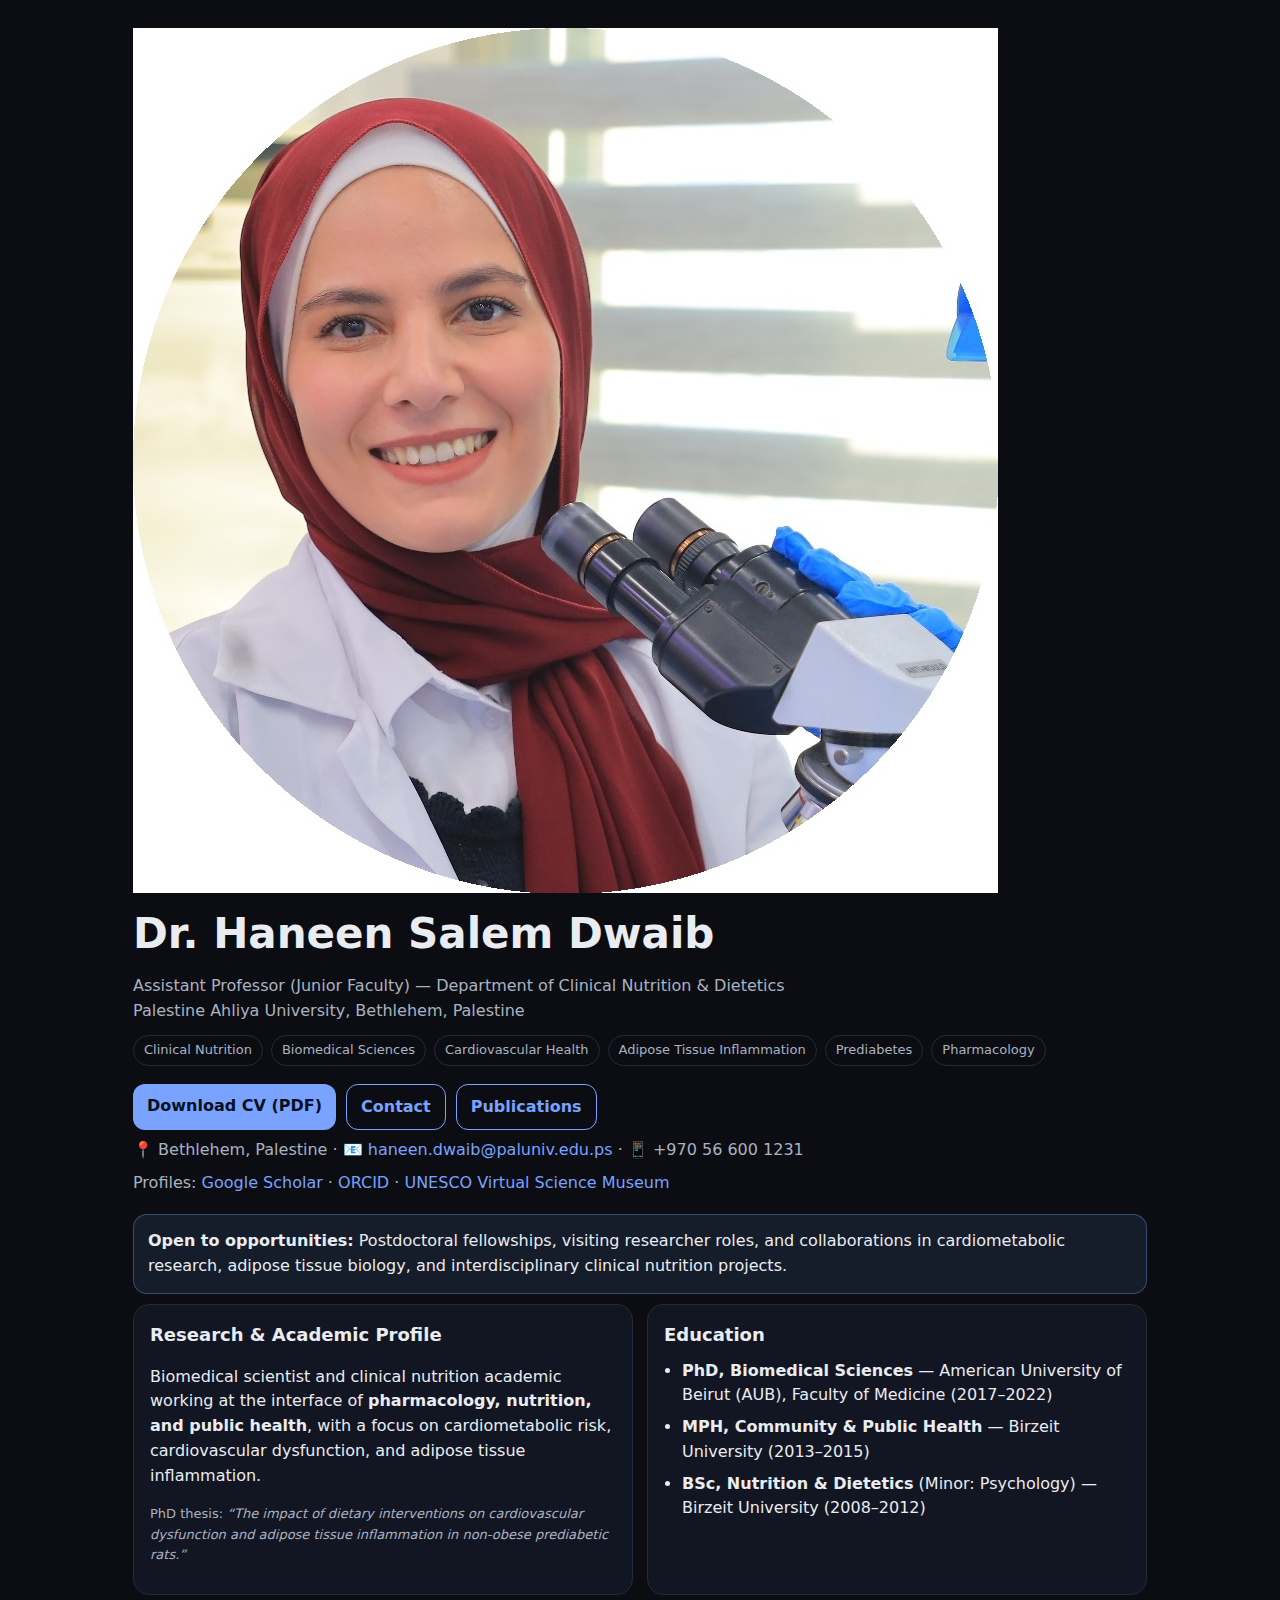
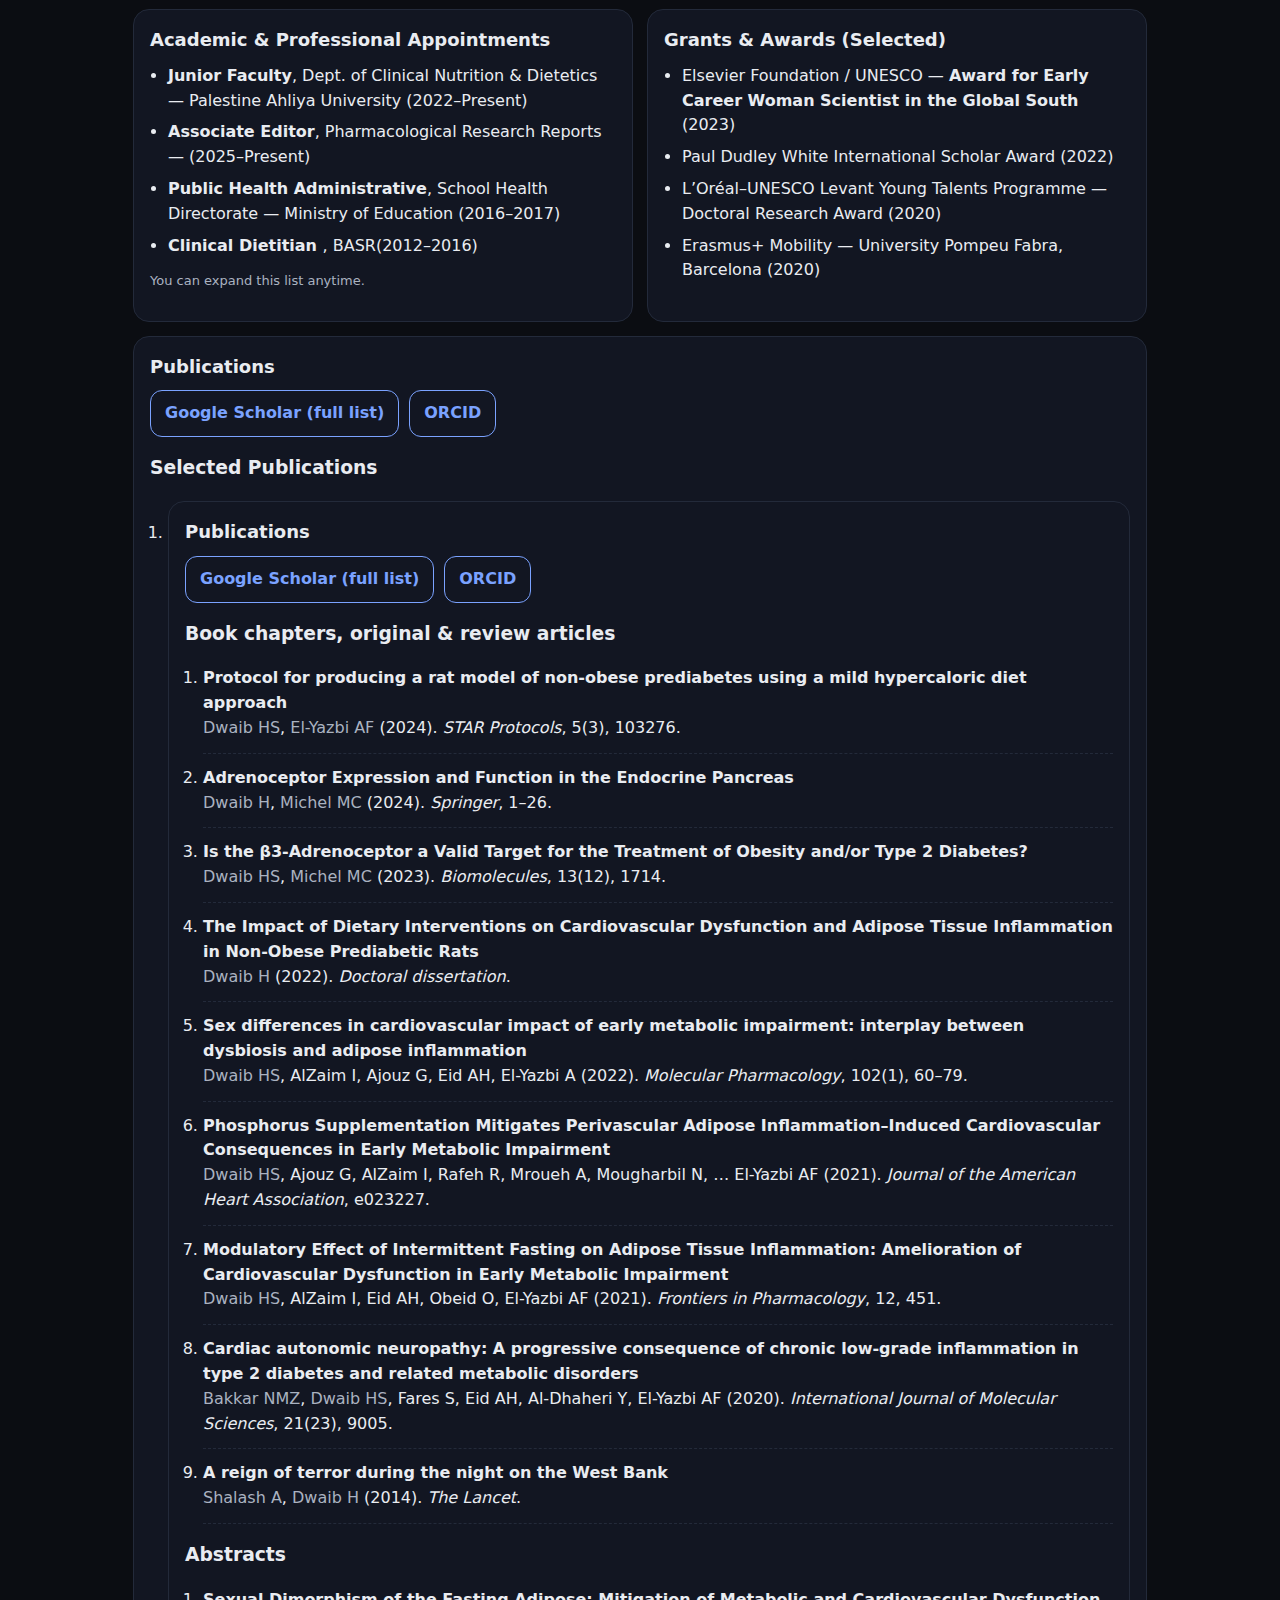
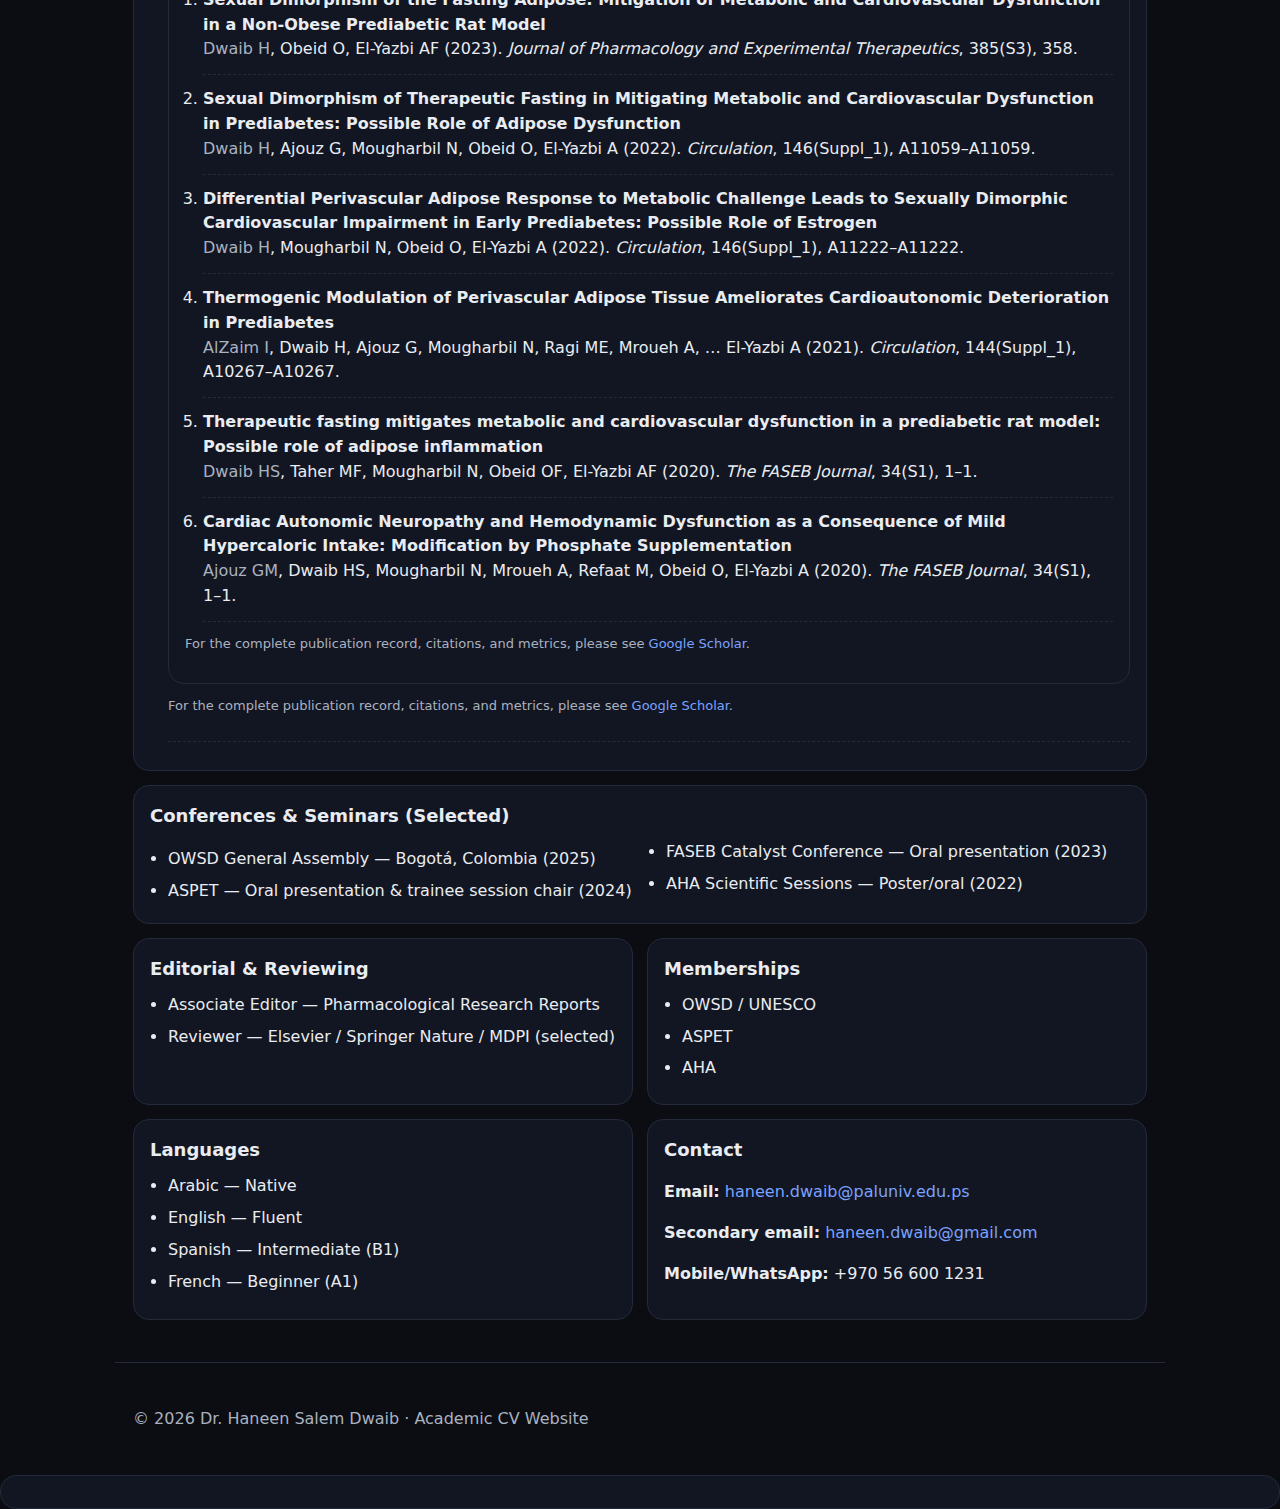
<file: index.html>
<!doctype html>
<html lang="en">
<head>
  <meta charset="utf-8" />
  <meta name="viewport" content="width=device-width,initial-scale=1" />
  <title>Dr. Haneen Salem Dwaib — Academic CV</title>
  <meta name="description" content="Academic CV website of Dr. Haneen Salem Dwaib (Clinical Nutrition & Dietetics, Biomedical Sciences, cardiovascular health, adipose tissue inflammation)." />
  <meta name="keywords" content="Haneen Dwaib, Clinical Nutrition, Biomedical Sciences, Pharmacology, Cardiovascular Health, Adipose Tissue, Inflammation, Prediabetes, Palestine" />
  <link rel="stylesheet" href="styles.css" />
</head>

<body>
  <header class="wrap hero">
    <div class="hero-left">
      <div class="hero-top">
      <img class="headshot" src="headshot.jpg" alt="Dr. Haneen Salem Dwaib"/>
      <div>
      <h1>Dr. Haneen Salem Dwaib</h1>
      <p class="subtitle">
        Assistant Professor (Junior Faculty) — Department of Clinical Nutrition & Dietetics<br/>
        Palestine Ahliya University, Bethlehem, Palestine
      </p>
      </div>
    </div>

      <p class="tags">
        <span>Clinical Nutrition</span>
        <span>Biomedical Sciences</span>
        <span>Cardiovascular Health</span>
        <span>Adipose Tissue Inflammation</span>
        <span>Prediabetes</span>
        <span>Pharmacology</span>
      </p>

      <div class="buttons">
        <a class="btn" href="CV.pdf" download>Download CV (PDF)</a>
        <a class="btn outline" href="#contact">Contact</a>
        <a class="btn outline" href="#publications">Publications</a>
      </div>

      <p class="meta">
        📍 Bethlehem, Palestine ·
        📧 <a href="mailto:haneen.dwaib@paluniv.edu.ps">haneen.dwaib@paluniv.edu.ps</a> ·
        📱 +970 56 600 1231
      </p>

      <p class="meta">
        Profiles:
        <a href="https://scholar.google.com/citations?user=OBtL3W8AAAAJ&hl=en" target="_blank" rel="noreferrer">Google Scholar</a> ·
        <a href="https://orcid.org/0000-0002-2514-2617" target="_blank" rel="noreferrer">ORCID</a> ·
        <a href="https://www.unesco.org/en/virtual-science-museum/women-science/haneen-dwaib?hub=196669" target="_blank" rel="noreferrer">UNESCO Virtual Science Museum</a>
      </p>

      <div class="callout">
        <strong>Open to opportunities:</strong> Postdoctoral fellowships, visiting researcher roles, and collaborations in
        cardiometabolic research, adipose tissue biology, and interdisciplinary clinical nutrition projects.
      </div>
    </div>
  </header>

  <main class="wrap grid">
    <section class="card" id="about">
      <h2>Research & Academic Profile</h2>
      <p>
        Biomedical scientist and clinical nutrition academic working at the interface of <strong>pharmacology, nutrition, and public health</strong>,
        with a focus on cardiometabolic risk, cardiovascular dysfunction, and adipose tissue inflammation.
      </p>
      <p class="small">
        PhD thesis: <em>“The impact of dietary interventions on cardiovascular dysfunction and adipose tissue inflammation in non-obese prediabetic rats.”</em>
      </p>
    </section>

    <section class="card" id="education">
      <h2>Education</h2>
      <ul class="list">
        <li><strong>PhD, Biomedical Sciences</strong> — American University of Beirut (AUB), Faculty of Medicine (2017–2022)</li>
        <li><strong>MPH, Community & Public Health</strong> — Birzeit University (2013–2015)</li>
        <li><strong>BSc, Nutrition & Dietetics</strong> (Minor: Psychology) — Birzeit University (2008–2012)</li>
      </ul>
    </section>

    <section class="card" id="experience">
      <h2>Academic & Professional Appointments</h2>
      <ul class="list">
        <li><strong>Junior Faculty</strong>, Dept. of Clinical Nutrition & Dietetics — Palestine Ahliya University (2022–Present)</li>
        <li><strong>Associate Editor</strong>, Pharmacological Research Reports — (2025–Present)</li>
        <li><strong>Public Health Administrative</strong>, School Health Directorate — Ministry of Education (2016–2017)</li>
        <li><strong>Clinical Dietitian </strong>, BASR(2012–2016)</li>
      </ul>
      <p class="small">You can expand this list anytime.</p>
    </section>

    <section class="card" id="awards">
      <h2>Grants & Awards (Selected)</h2>
      <ul class="list">
        <li>Elsevier Foundation / UNESCO — <strong>Award for Early Career Woman Scientist in the Global South</strong> (2023)</li>
        <li>Paul Dudley White International Scholar Award (2022)</li>
        <li>L’Oréal–UNESCO Levant Young Talents Programme — Doctoral Research Award (2020)</li>
        <li>Erasmus+ Mobility — University Pompeu Fabra, Barcelona (2020)</li>
      </ul>
    </section>

    <section class="card wide" id="publications">
      <h2>Publications</h2>

      <div class="buttons" style="margin-top:10px">
        <a class="btn outline" href="https://scholar.google.com/citations?user=OBtL3W8AAAAJ&hl=en" target="_blank" rel="noreferrer">Google Scholar (full list)</a>
        <a class="btn outline" href="https://orcid.org/0000-0002-2514-2617" target="_blank" rel="noreferrer">ORCID</a>
      </div>

      <h3 style="margin-top:16px;">Selected Publications</h3>
      <ol class="list pubs">
        <li>
          <section class="card wide" id="publications">
  <h2>Publications</h2>

  <div class="buttons" style="margin-top:10px">
    <a class="btn outline" href="https://scholar.google.com/citations?user=OBtL3W8AAAAJ&hl=en" target="_blank" rel="noreferrer">Google Scholar (full list)</a>
    <a class="btn outline" href="https://orcid.org/0000-0002-2514-2617" target="_blank" rel="noreferrer">ORCID</a>
  </div>

  <h3 style="margin-top:16px;">Book chapters, original & review articles</h3>
  <ol class="list pubs">
    <li>
      <span class="pubtitle">Protocol for producing a rat model of non-obese prediabetes using a mild hypercaloric diet approach</span><br/>
      <span class="pubauthors">Dwaib HS</span>, <span class="pubauthors">El-Yazbi AF</span> (2024).
      <em class="pubjournal">STAR Protocols</em>, 5(3), 103276.
    </li>

    <li>
      <span class="pubtitle">Adrenoceptor Expression and Function in the Endocrine Pancreas</span><br/>
      <span class="pubauthors">Dwaib H</span>, <span class="pubauthors">Michel MC</span> (2024).
      <em class="pubjournal">Springer</em>, 1–26.
    </li>

    <li>
      <span class="pubtitle">Is the β3-Adrenoceptor a Valid Target for the Treatment of Obesity and/or Type 2 Diabetes?</span><br/>
      <span class="pubauthors">Dwaib HS</span>, <span class="pubauthors">Michel MC</span> (2023).
      <em class="pubjournal">Biomolecules</em>, 13(12), 1714.
    </li>

    <li>
      <span class="pubtitle">The Impact of Dietary Interventions on Cardiovascular Dysfunction and Adipose Tissue Inflammation in Non-Obese Prediabetic Rats</span><br/>
      <span class="pubauthors">Dwaib H</span> (2022).
      <em class="pubjournal">Doctoral dissertation</em>.
    </li>

    <li>
      <span class="pubtitle">Sex differences in cardiovascular impact of early metabolic impairment: interplay between dysbiosis and adipose inflammation</span><br/>
      <span class="pubauthors">Dwaib HS</span>, AlZaim I, Ajouz G, Eid AH, El-Yazbi A (2022).
      <em class="pubjournal">Molecular Pharmacology</em>, 102(1), 60–79.
    </li>

    <li>
      <span class="pubtitle">Phosphorus Supplementation Mitigates Perivascular Adipose Inflammation–Induced Cardiovascular Consequences in Early Metabolic Impairment</span><br/>
      <span class="pubauthors">Dwaib HS</span>, Ajouz G, AlZaim I, Rafeh R, Mroueh A, Mougharbil N, … El-Yazbi AF (2021).
      <em class="pubjournal">Journal of the American Heart Association</em>, e023227.
    </li>

    <li>
      <span class="pubtitle">Modulatory Effect of Intermittent Fasting on Adipose Tissue Inflammation: Amelioration of Cardiovascular Dysfunction in Early Metabolic Impairment</span><br/>
      <span class="pubauthors">Dwaib HS</span>, AlZaim I, Eid AH, Obeid O, El-Yazbi AF (2021).
      <em class="pubjournal">Frontiers in Pharmacology</em>, 12, 451.
    </li>

    <li>
      <span class="pubtitle">Cardiac autonomic neuropathy: A progressive consequence of chronic low-grade inflammation in type 2 diabetes and related metabolic disorders</span><br/>
      <span class="pubauthors">Bakkar NMZ</span>, <span class="pubauthors">Dwaib HS</span>, Fares S, Eid AH, Al-Dhaheri Y, El-Yazbi AF (2020).
      <em class="pubjournal">International Journal of Molecular Sciences</em>, 21(23), 9005.
    </li>

    <li>
      <span class="pubtitle">A reign of terror during the night on the West Bank</span><br/>
      <span class="pubauthors">Shalash A</span>, <span class="pubauthors">Dwaib H</span> (2014).
      <em class="pubjournal">The Lancet</em>.
    </li>
  </ol>

  <h3 style="margin-top:16px;">Abstracts</h3>
  <ol class="list pubs">
    <li>
      <span class="pubtitle">Sexual Dimorphism of the Fasting Adipose: Mitigation of Metabolic and Cardiovascular Dysfunction in a Non-Obese Prediabetic Rat Model</span><br/>
      <span class="pubauthors">Dwaib H</span>, Obeid O, El-Yazbi AF (2023).
      <em class="pubjournal">Journal of Pharmacology and Experimental Therapeutics</em>, 385(S3), 358.
    </li>

    <li>
      <span class="pubtitle">Sexual Dimorphism of Therapeutic Fasting in Mitigating Metabolic and Cardiovascular Dysfunction in Prediabetes: Possible Role of Adipose Dysfunction</span><br/>
      <span class="pubauthors">Dwaib H</span>, Ajouz G, Mougharbil N, Obeid O, El-Yazbi A (2022).
      <em class="pubjournal">Circulation</em>, 146(Suppl_1), A11059–A11059.
    </li>

    <li>
      <span class="pubtitle">Differential Perivascular Adipose Response to Metabolic Challenge Leads to Sexually Dimorphic Cardiovascular Impairment in Early Prediabetes: Possible Role of Estrogen</span><br/>
      <span class="pubauthors">Dwaib H</span>, Mougharbil N, Obeid O, El-Yazbi A (2022).
      <em class="pubjournal">Circulation</em>, 146(Suppl_1), A11222–A11222.
    </li>

    <li>
      <span class="pubtitle">Thermogenic Modulation of Perivascular Adipose Tissue Ameliorates Cardioautonomic Deterioration in Prediabetes</span><br/>
      <span class="pubauthors">AlZaim I</span>, Dwaib H, Ajouz G, Mougharbil N, Ragi ME, Mroueh A, … El-Yazbi A (2021).
      <em class="pubjournal">Circulation</em>, 144(Suppl_1), A10267–A10267.
    </li>

    <li>
      <span class="pubtitle">Therapeutic fasting mitigates metabolic and cardiovascular dysfunction in a prediabetic rat model: Possible role of adipose inflammation</span><br/>
      <span class="pubauthors">Dwaib HS</span>, Taher MF, Mougharbil N, Obeid OF, El-Yazbi AF (2020).
      <em class="pubjournal">The FASEB Journal</em>, 34(S1), 1–1.
    </li>

    <li>
      <span class="pubtitle">Cardiac Autonomic Neuropathy and Hemodynamic Dysfunction as a Consequence of Mild Hypercaloric Intake: Modification by Phosphate Supplementation</span><br/>
      <span class="pubauthors">Ajouz GM</span>, Dwaib HS, Mougharbil N, Mroueh A, Refaat M, Obeid O, El-Yazbi A (2020).
      <em class="pubjournal">The FASEB Journal</em>, 34(S1), 1–1.
    </li>
  </ol>

  <p class="small" style="margin-top:12px">
    For the complete publication record, citations, and metrics, please see
    <a href="https://scholar.google.com/citations?user=OBtL3W8AAAAJ&hl=en" target="_blank" rel="noreferrer">Google Scholar</a>.
  </p>
</section>


      <p class="small" style="margin-top:12px">
        For the complete publication record, citations, and metrics, please see
        <a href="https://scholar.google.com/citations?user=OBtL3W8AAAAJ&hl=en" target="_blank" rel="noreferrer">Google Scholar</a>.
      </p>
    </section>

    <section class="card wide" id="talks">
      <h2>Conferences & Seminars (Selected)</h2>
      <ul class="list columns">
        <li>OWSD General Assembly — Bogotá, Colombia (2025)</li>
        <li>ASPET — Oral presentation & trainee session chair (2024)</li>
        <li>FASEB Catalyst Conference — Oral presentation (2023)</li>
        <li>AHA Scientific Sessions — Poster/oral (2022)</li>
      </ul>
    </section>

    <section class="card" id="service">
      <h2>Editorial & Reviewing</h2>
      <ul class="list">
        <li>Associate Editor — Pharmacological Research Reports</li>
        <li>Reviewer — Elsevier / Springer Nature / MDPI (selected)</li>
      </ul>
    </section>

    <section class="card" id="memberships">
      <h2>Memberships</h2>
      <ul class="list">
        <li>OWSD / UNESCO</li>
        <li>ASPET</li>
        <li>AHA</li>
      </ul>
    </section>

    <section class="card" id="languages">
      <h2>Languages</h2>
      <ul class="list">
        <li>Arabic — Native</li>
        <li>English — Fluent</li>
        <li>Spanish — Intermediate (B1)</li>
        <li>French — Beginner (A1)</li>
      </ul>
    </section>

    <section class="card" id="contact">
      <h2>Contact</h2>
      <p><strong>Email:</strong> <a href="mailto:haneen.dwaib@paluniv.edu.ps">haneen.dwaib@paluniv.edu.ps</a></p>
      <p><strong>Secondary email:</strong> <a href="mailto:haneen.dwaib@gmail.com">haneen.dwaib@gmail.com</a></p>
      <p><strong>Mobile/WhatsApp:</strong> +970 56 600 1231</p>
    </section>
  </main>

  <footer class="wrap footer">
    <p>© <span id="y"></span> Dr. Haneen Salem Dwaib · Academic CV Website</p>
  </footer>

  <script>
    document.getElementById("y").textContent = new Date().getFullYear();
  </script>
</body>
</html>
<section class="card wide" id="publications">
</file>
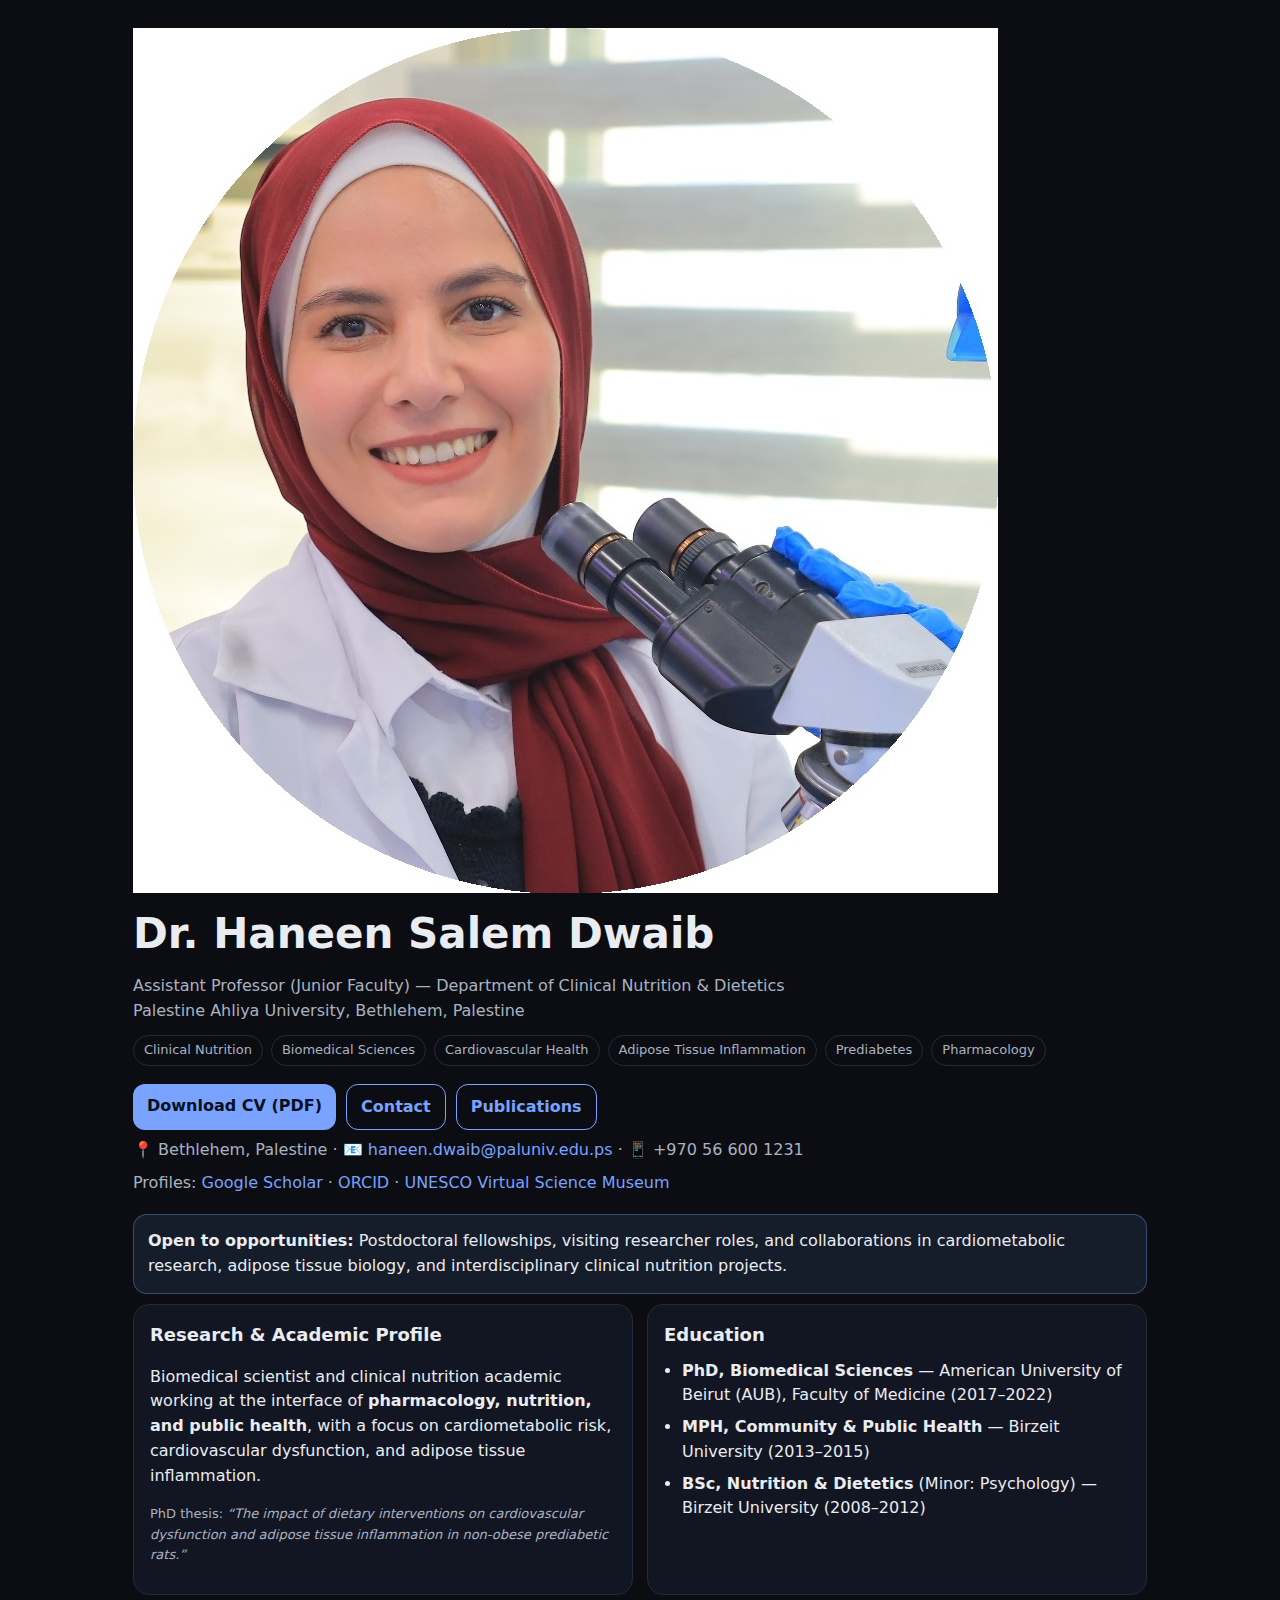
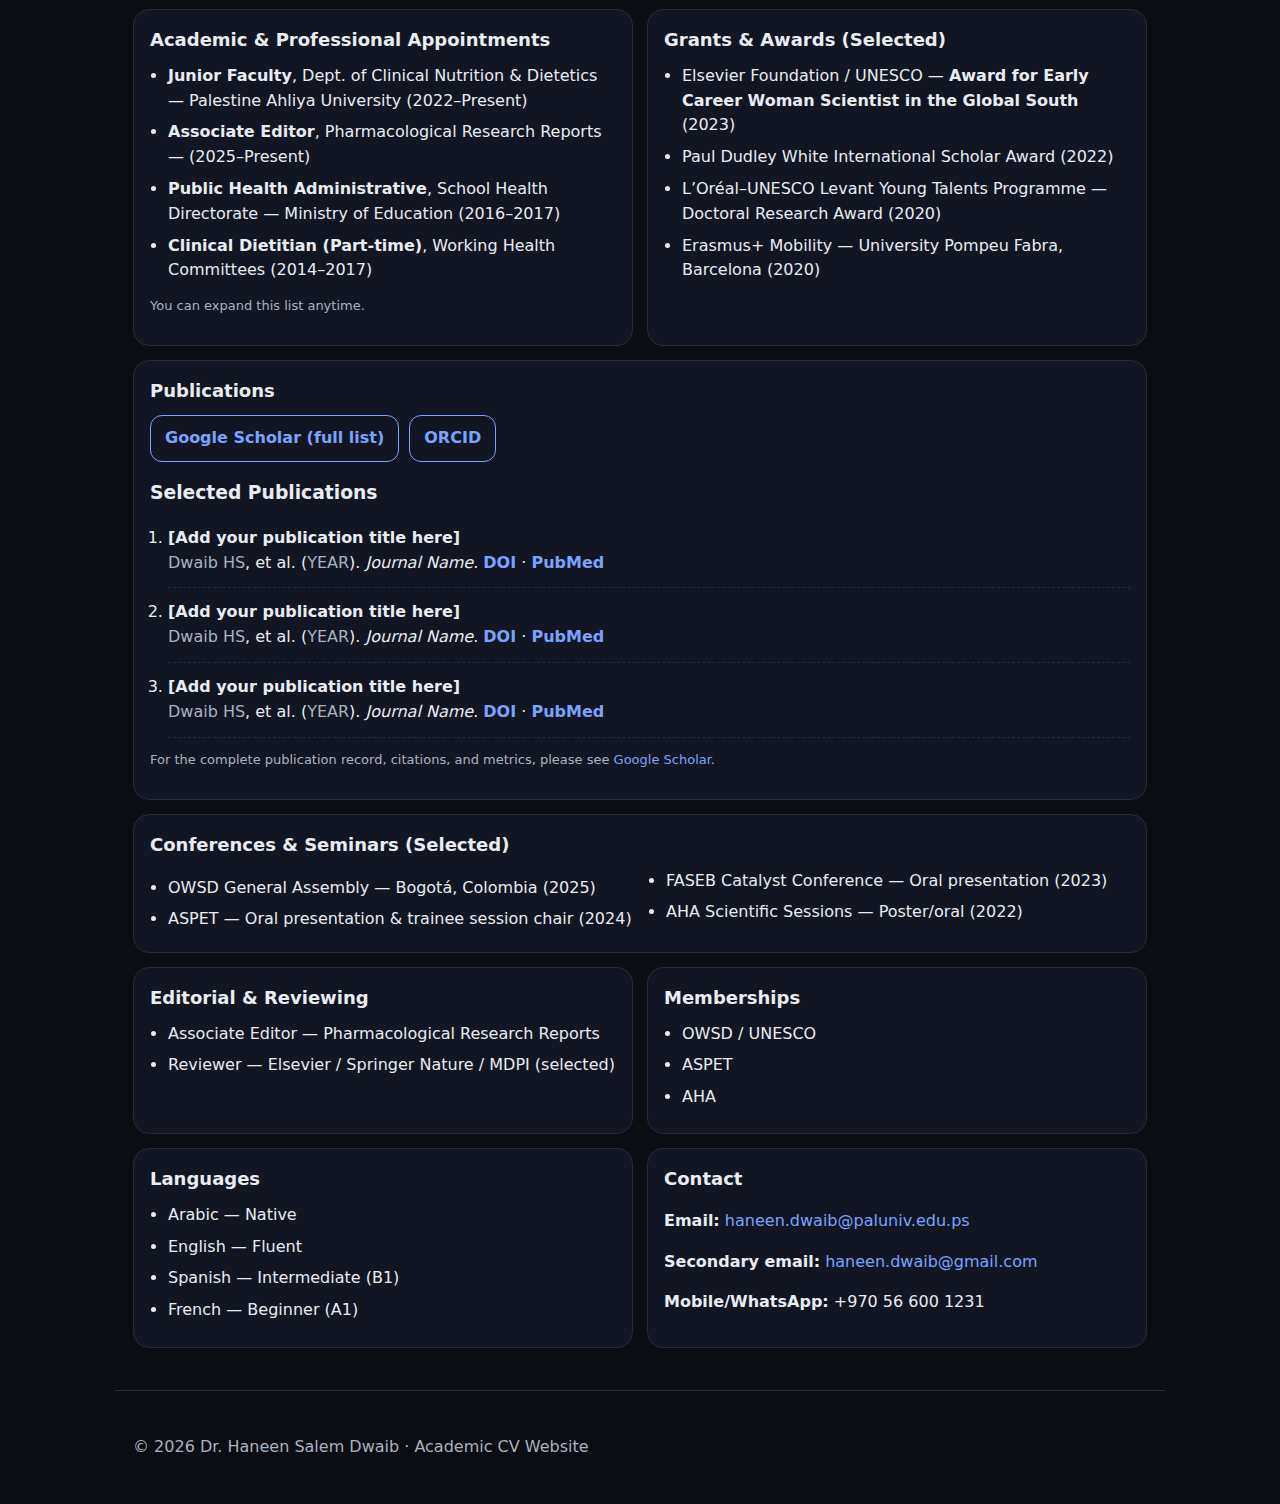
<file: index-2.html>
<!doctype html>
<html lang="en">
<head>
  <meta charset="utf-8" />
  <meta name="viewport" content="width=device-width,initial-scale=1" />
  <title>Dr. Haneen Salem Dwaib — Academic CV</title>
  <meta name="description" content="Academic CV website of Dr. Haneen Salem Dwaib (Clinical Nutrition & Dietetics, Biomedical Sciences, cardiovascular health, adipose tissue inflammation)." />
  <meta name="keywords" content="Haneen Dwaib, Clinical Nutrition, Biomedical Sciences, Pharmacology, Cardiovascular Health, Adipose Tissue, Inflammation, Prediabetes, Palestine" />
  <link rel="stylesheet" href="styles.css" />
</head>

<body>
  <header class="wrap hero">
    <div class="hero-left">
      <div class="hero-top">
      <img class="headshot" src="headshot.jpg" alt="Dr. Haneen Salem Dwaib"/>
      <div>
      <h1>Dr. Haneen Salem Dwaib</h1>
      <p class="subtitle">
        Assistant Professor (Junior Faculty) — Department of Clinical Nutrition & Dietetics<br/>
        Palestine Ahliya University, Bethlehem, Palestine
      </p>
      </div>
    </div>

      <p class="tags">
        <span>Clinical Nutrition</span>
        <span>Biomedical Sciences</span>
        <span>Cardiovascular Health</span>
        <span>Adipose Tissue Inflammation</span>
        <span>Prediabetes</span>
        <span>Pharmacology</span>
      </p>

      <div class="buttons">
        <a class="btn" href="CV.pdf" download>Download CV (PDF)</a>
        <a class="btn outline" href="#contact">Contact</a>
        <a class="btn outline" href="#publications">Publications</a>
      </div>

      <p class="meta">
        📍 Bethlehem, Palestine ·
        📧 <a href="mailto:haneen.dwaib@paluniv.edu.ps">haneen.dwaib@paluniv.edu.ps</a> ·
        📱 +970 56 600 1231
      </p>

      <p class="meta">
        Profiles:
        <a href="https://scholar.google.com/citations?user=OBtL3W8AAAAJ&hl=en" target="_blank" rel="noreferrer">Google Scholar</a> ·
        <a href="https://orcid.org/0000-0002-2514-2617" target="_blank" rel="noreferrer">ORCID</a> ·
        <a href="https://www.unesco.org/en/virtual-science-museum/women-science/haneen-dwaib?hub=196669" target="_blank" rel="noreferrer">UNESCO Virtual Science Museum</a>
      </p>

      <div class="callout">
        <strong>Open to opportunities:</strong> Postdoctoral fellowships, visiting researcher roles, and collaborations in
        cardiometabolic research, adipose tissue biology, and interdisciplinary clinical nutrition projects.
      </div>
    </div>
  </header>

  <main class="wrap grid">
    <section class="card" id="about">
      <h2>Research & Academic Profile</h2>
      <p>
        Biomedical scientist and clinical nutrition academic working at the interface of <strong>pharmacology, nutrition, and public health</strong>,
        with a focus on cardiometabolic risk, cardiovascular dysfunction, and adipose tissue inflammation.
      </p>
      <p class="small">
        PhD thesis: <em>“The impact of dietary interventions on cardiovascular dysfunction and adipose tissue inflammation in non-obese prediabetic rats.”</em>
      </p>
    </section>

    <section class="card" id="education">
      <h2>Education</h2>
      <ul class="list">
        <li><strong>PhD, Biomedical Sciences</strong> — American University of Beirut (AUB), Faculty of Medicine (2017–2022)</li>
        <li><strong>MPH, Community & Public Health</strong> — Birzeit University (2013–2015)</li>
        <li><strong>BSc, Nutrition & Dietetics</strong> (Minor: Psychology) — Birzeit University (2008–2012)</li>
      </ul>
    </section>

    <section class="card" id="experience">
      <h2>Academic & Professional Appointments</h2>
      <ul class="list">
        <li><strong>Junior Faculty</strong>, Dept. of Clinical Nutrition & Dietetics — Palestine Ahliya University (2022–Present)</li>
        <li><strong>Associate Editor</strong>, Pharmacological Research Reports — (2025–Present)</li>
        <li><strong>Public Health Administrative</strong>, School Health Directorate — Ministry of Education (2016–2017)</li>
        <li><strong>Clinical Dietitian (Part-time)</strong>, Working Health Committees (2014–2017)</li>
      </ul>
      <p class="small">You can expand this list anytime.</p>
    </section>

    <section class="card" id="awards">
      <h2>Grants & Awards (Selected)</h2>
      <ul class="list">
        <li>Elsevier Foundation / UNESCO — <strong>Award for Early Career Woman Scientist in the Global South</strong> (2023)</li>
        <li>Paul Dudley White International Scholar Award (2022)</li>
        <li>L’Oréal–UNESCO Levant Young Talents Programme — Doctoral Research Award (2020)</li>
        <li>Erasmus+ Mobility — University Pompeu Fabra, Barcelona (2020)</li>
      </ul>
    </section>

    <section class="card wide" id="publications">
      <h2>Publications</h2>

      <div class="buttons" style="margin-top:10px">
        <a class="btn outline" href="https://scholar.google.com/citations?user=OBtL3W8AAAAJ&hl=en" target="_blank" rel="noreferrer">Google Scholar (full list)</a>
        <a class="btn outline" href="https://orcid.org/0000-0002-2514-2617" target="_blank" rel="noreferrer">ORCID</a>
      </div>

      <h3 style="margin-top:16px;">Selected Publications</h3>
      <ol class="list pubs">
        <li>
          <span class="pubtitle">[Add your publication title here]</span><br/>
          <span class="pubauthors">Dwaib HS</span>, et al. (<span class="pubyear">YEAR</span>).
          <em class="pubjournal">Journal Name</em>.
          <span class="publinks">
            <a href="#" target="_blank" rel="noreferrer">DOI</a> ·
            <a href="#" target="_blank" rel="noreferrer">PubMed</a>
          </span>
        </li>
        <li>
          <span class="pubtitle">[Add your publication title here]</span><br/>
          <span class="pubauthors">Dwaib HS</span>, et al. (<span class="pubyear">YEAR</span>).
          <em class="pubjournal">Journal Name</em>.
          <span class="publinks">
            <a href="#" target="_blank" rel="noreferrer">DOI</a> ·
            <a href="#" target="_blank" rel="noreferrer">PubMed</a>
          </span>
        </li>
        <li>
          <span class="pubtitle">[Add your publication title here]</span><br/>
          <span class="pubauthors">Dwaib HS</span>, et al. (<span class="pubyear">YEAR</span>).
          <em class="pubjournal">Journal Name</em>.
          <span class="publinks">
            <a href="#" target="_blank" rel="noreferrer">DOI</a> ·
            <a href="#" target="_blank" rel="noreferrer">PubMed</a>
          </span>
        </li>
      </ol>

      <p class="small" style="margin-top:12px">
        For the complete publication record, citations, and metrics, please see
        <a href="https://scholar.google.com/citations?user=OBtL3W8AAAAJ&hl=en" target="_blank" rel="noreferrer">Google Scholar</a>.
      </p>
    </section>

    <section class="card wide" id="talks">
      <h2>Conferences & Seminars (Selected)</h2>
      <ul class="list columns">
        <li>OWSD General Assembly — Bogotá, Colombia (2025)</li>
        <li>ASPET — Oral presentation & trainee session chair (2024)</li>
        <li>FASEB Catalyst Conference — Oral presentation (2023)</li>
        <li>AHA Scientific Sessions — Poster/oral (2022)</li>
      </ul>
    </section>

    <section class="card" id="service">
      <h2>Editorial & Reviewing</h2>
      <ul class="list">
        <li>Associate Editor — Pharmacological Research Reports</li>
        <li>Reviewer — Elsevier / Springer Nature / MDPI (selected)</li>
      </ul>
    </section>

    <section class="card" id="memberships">
      <h2>Memberships</h2>
      <ul class="list">
        <li>OWSD / UNESCO</li>
        <li>ASPET</li>
        <li>AHA</li>
      </ul>
    </section>

    <section class="card" id="languages">
      <h2>Languages</h2>
      <ul class="list">
        <li>Arabic — Native</li>
        <li>English — Fluent</li>
        <li>Spanish — Intermediate (B1)</li>
        <li>French — Beginner (A1)</li>
      </ul>
    </section>

    <section class="card" id="contact">
      <h2>Contact</h2>
      <p><strong>Email:</strong> <a href="mailto:haneen.dwaib@paluniv.edu.ps">haneen.dwaib@paluniv.edu.ps</a></p>
      <p><strong>Secondary email:</strong> <a href="mailto:haneen.dwaib@gmail.com">haneen.dwaib@gmail.com</a></p>
      <p><strong>Mobile/WhatsApp:</strong> +970 56 600 1231</p>
    </section>
  </main>

  <footer class="wrap footer">
    <p>© <span id="y"></span> Dr. Haneen Salem Dwaib · Academic CV Website</p>
  </footer>

  <script>
    document.getElementById("y").textContent = new Date().getFullYear();
  </script>
</body>
</html>
</file>
<file: styles.css>
:root{
  --bg:#0b0d12;
  --card:#121622;
  --text:#e9ecf1;
  --muted:#aab2c0;
  --line:#232a3a;
  --accent:#7aa2ff;
}

*{box-sizing:border-box}
body{margin:0;font:16px/1.55 system-ui,-apple-system,Segoe UI,Roboto,Arial;background:var(--bg);color:var(--text)}
a{color:var(--accent);text-decoration:none}
a:hover{text-decoration:underline}

.wrap{max-width:1050px;margin:0 auto;padding:28px 18px}
.hero{padding-bottom:10px}
h1{font-size:42px;margin:0 0 8px}
.subtitle{margin:0 0 12px;color:var(--muted)}
.meta{margin:8px 0 0;color:var(--muted)}
.small{color:var(--muted);font-size:13px}

.tags{display:flex;gap:8px;flex-wrap:wrap;margin:12px 0 0}
.tags span{border:1px solid var(--line);color:var(--muted);padding:4px 10px;border-radius:999px;font-size:13px}

.buttons{margin-top:18px;display:flex;gap:10px;flex-wrap:wrap}
.btn{display:inline-block;padding:10px 14px;border-radius:12px;background:var(--accent);color:#07101f;font-weight:700}
.btn.outline{background:transparent;color:var(--accent);border:1px solid var(--accent)}

.callout{
  margin-top:18px;
  padding:14px;
  border-radius:14px;
  background:rgba(122,162,255,0.10);
  border:1px solid rgba(122,162,255,0.35);
}

.grid{
  display:grid;
  grid-template-columns:repeat(2,1fr);
  gap:14px;
  padding-top:0;
}
@media (max-width:880px){
  .grid{grid-template-columns:1fr}
  h1{font-size:34px}
}

.card{
  background:var(--card);
  border:1px solid var(--line);
  border-radius:16px;
  padding:16px;
}
.card.wide{grid-column:1/-1}

h2{margin:0 0 10px;font-size:18px}
.list{margin:0;padding-left:18px}
.list li{margin:7px 0}

.columns{columns:2;column-gap:34px}
@media (max-width:880px){.columns{columns:1}}

.footer{
  border-top:1px solid var(--line);
  color:var(--muted);
  margin-top:14px;
}

/* Publications styling */
.pubs li{
  margin: 12px 0;
  padding-bottom: 12px;
  border-bottom: 1px dashed var(--line);
}
.pubtitle{font-weight:700}
.pubauthors{color:var(--muted)}
.pubjournal{color:var(--text)}
.pubyear{color:var(--muted)}
.publinks a{font-weight:600}
</file>
